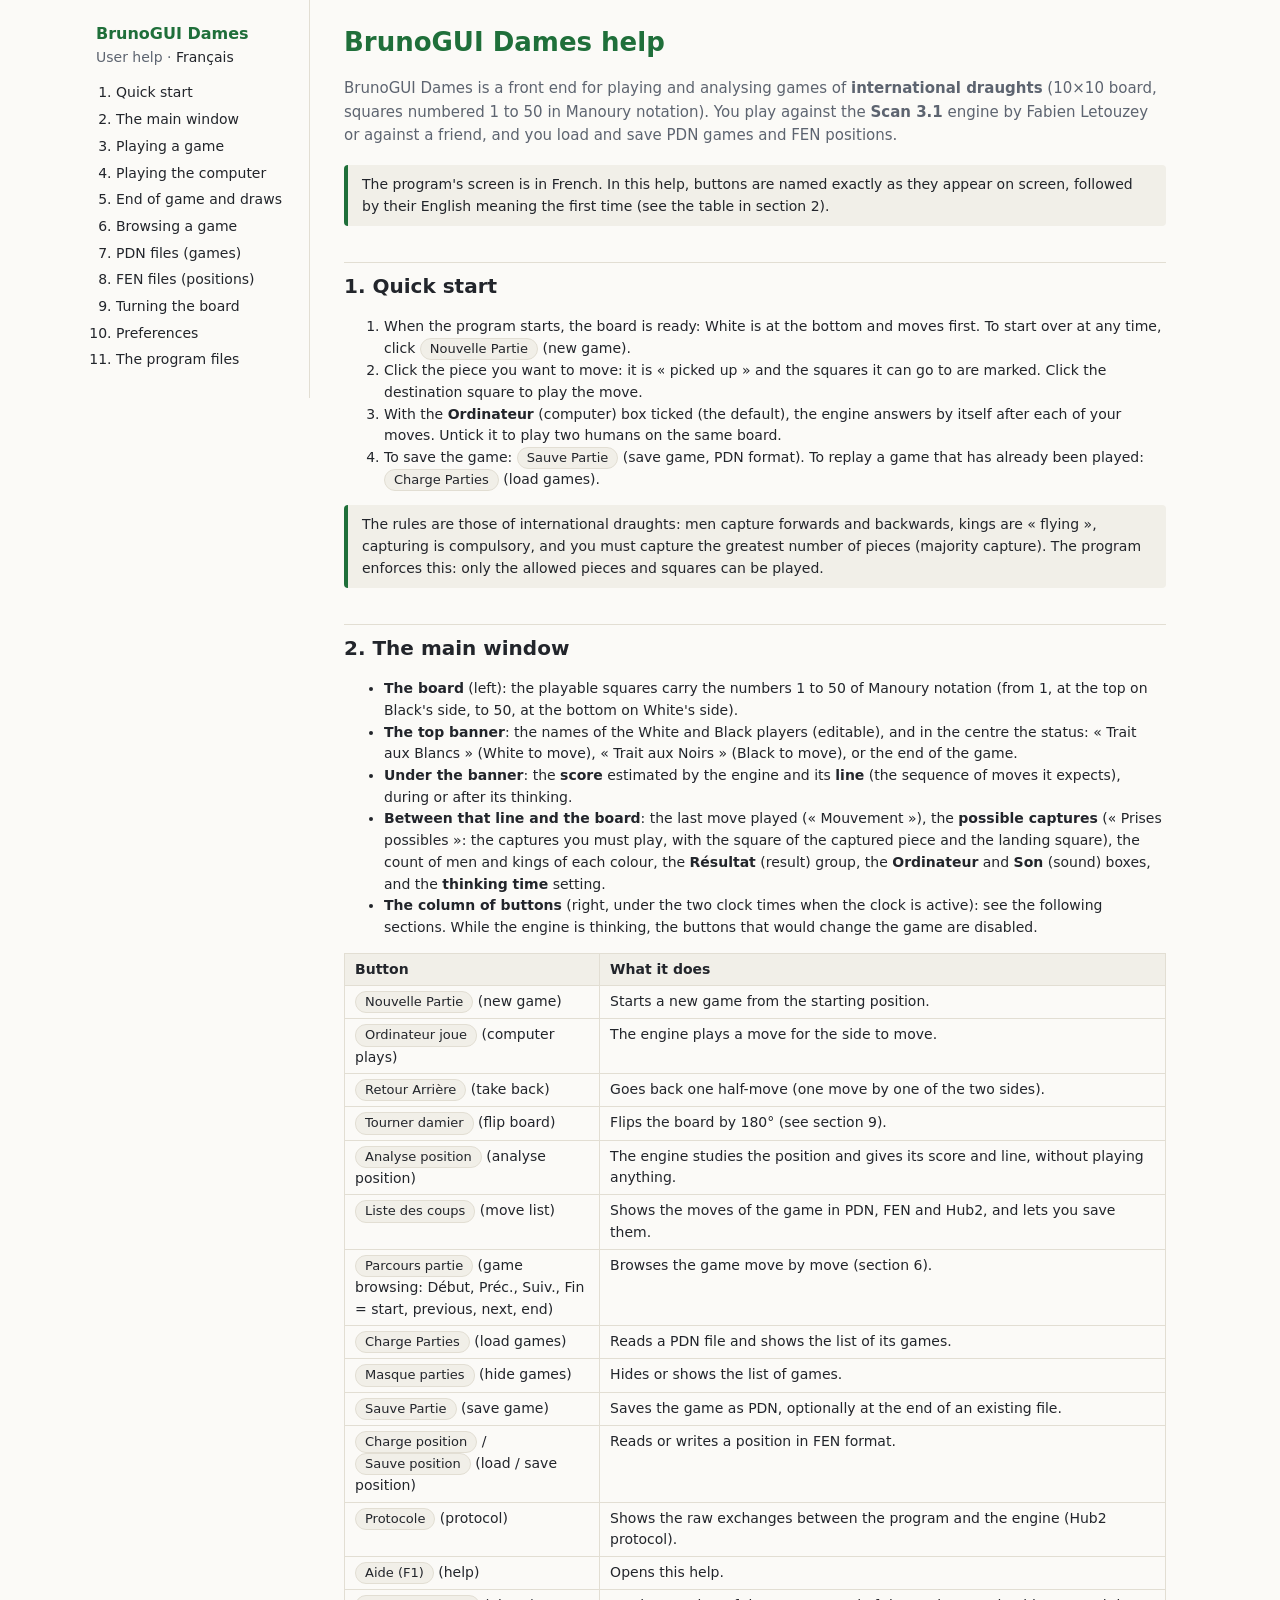
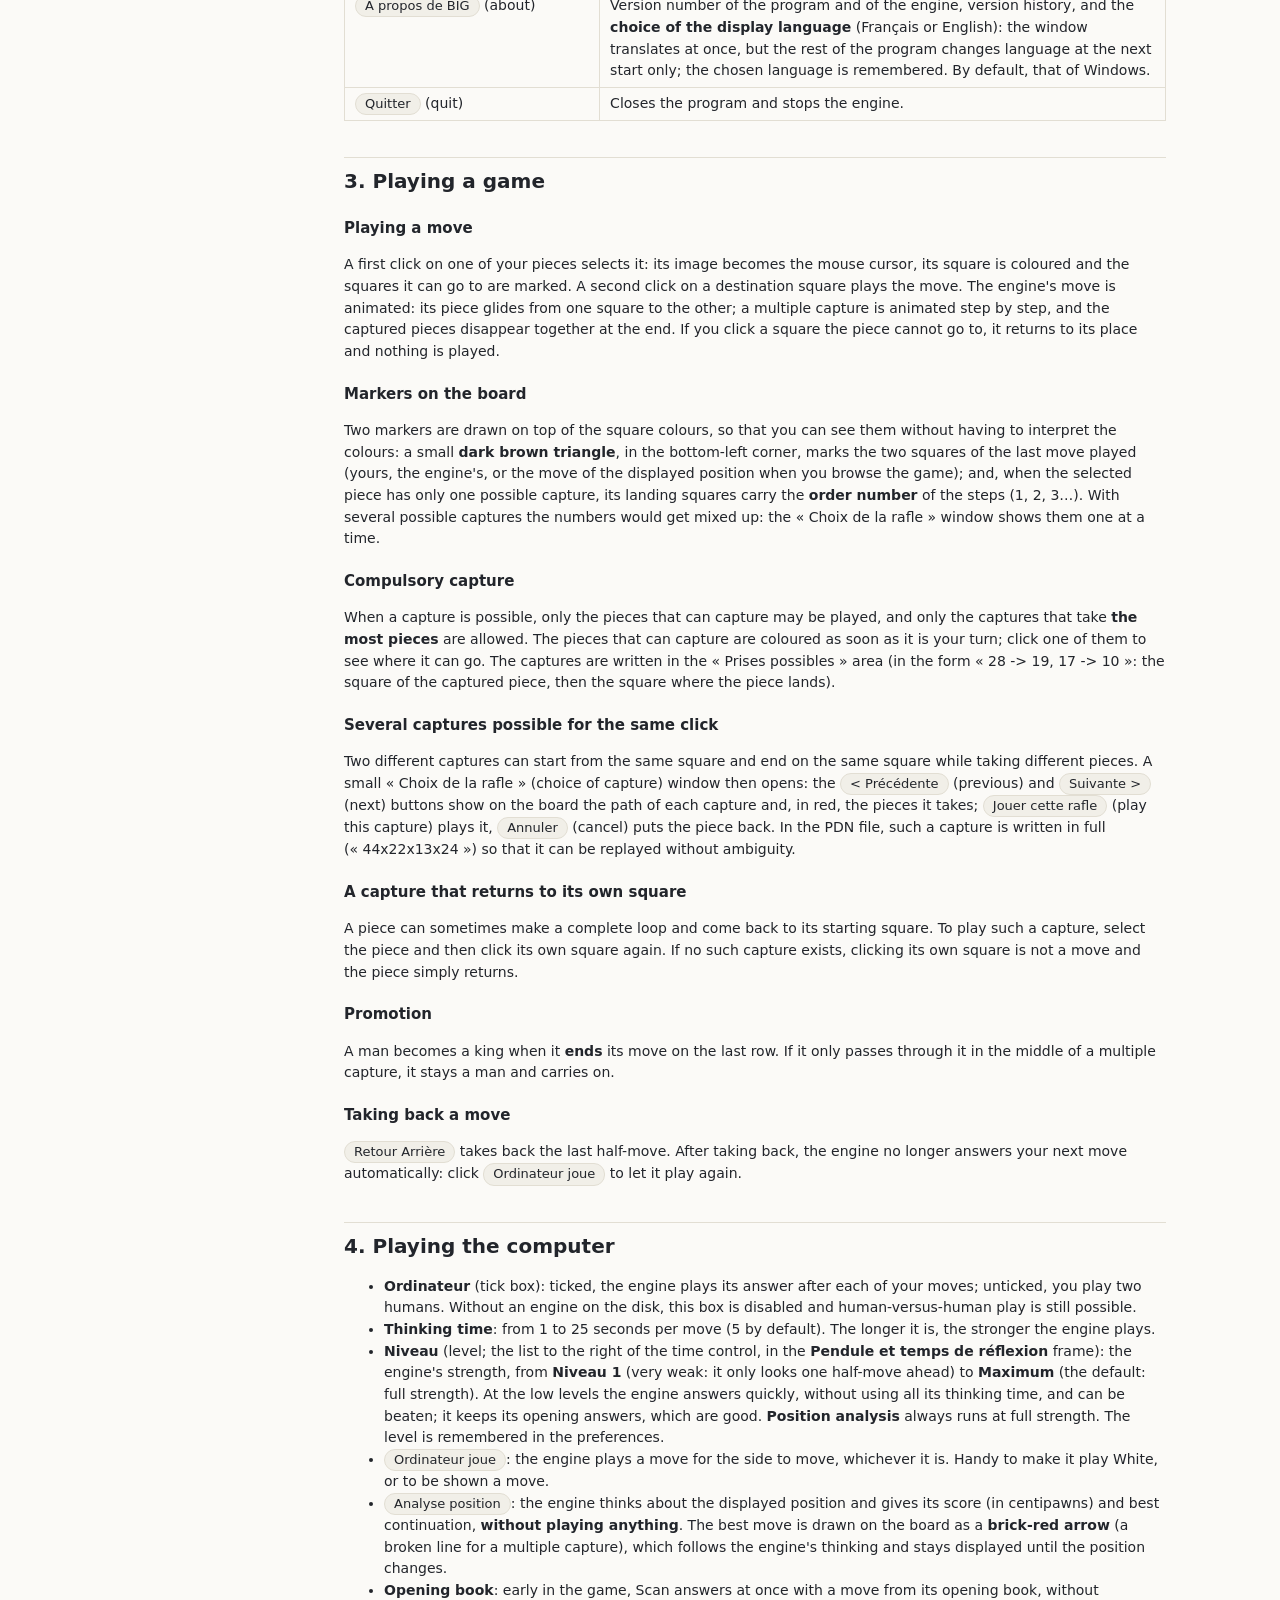
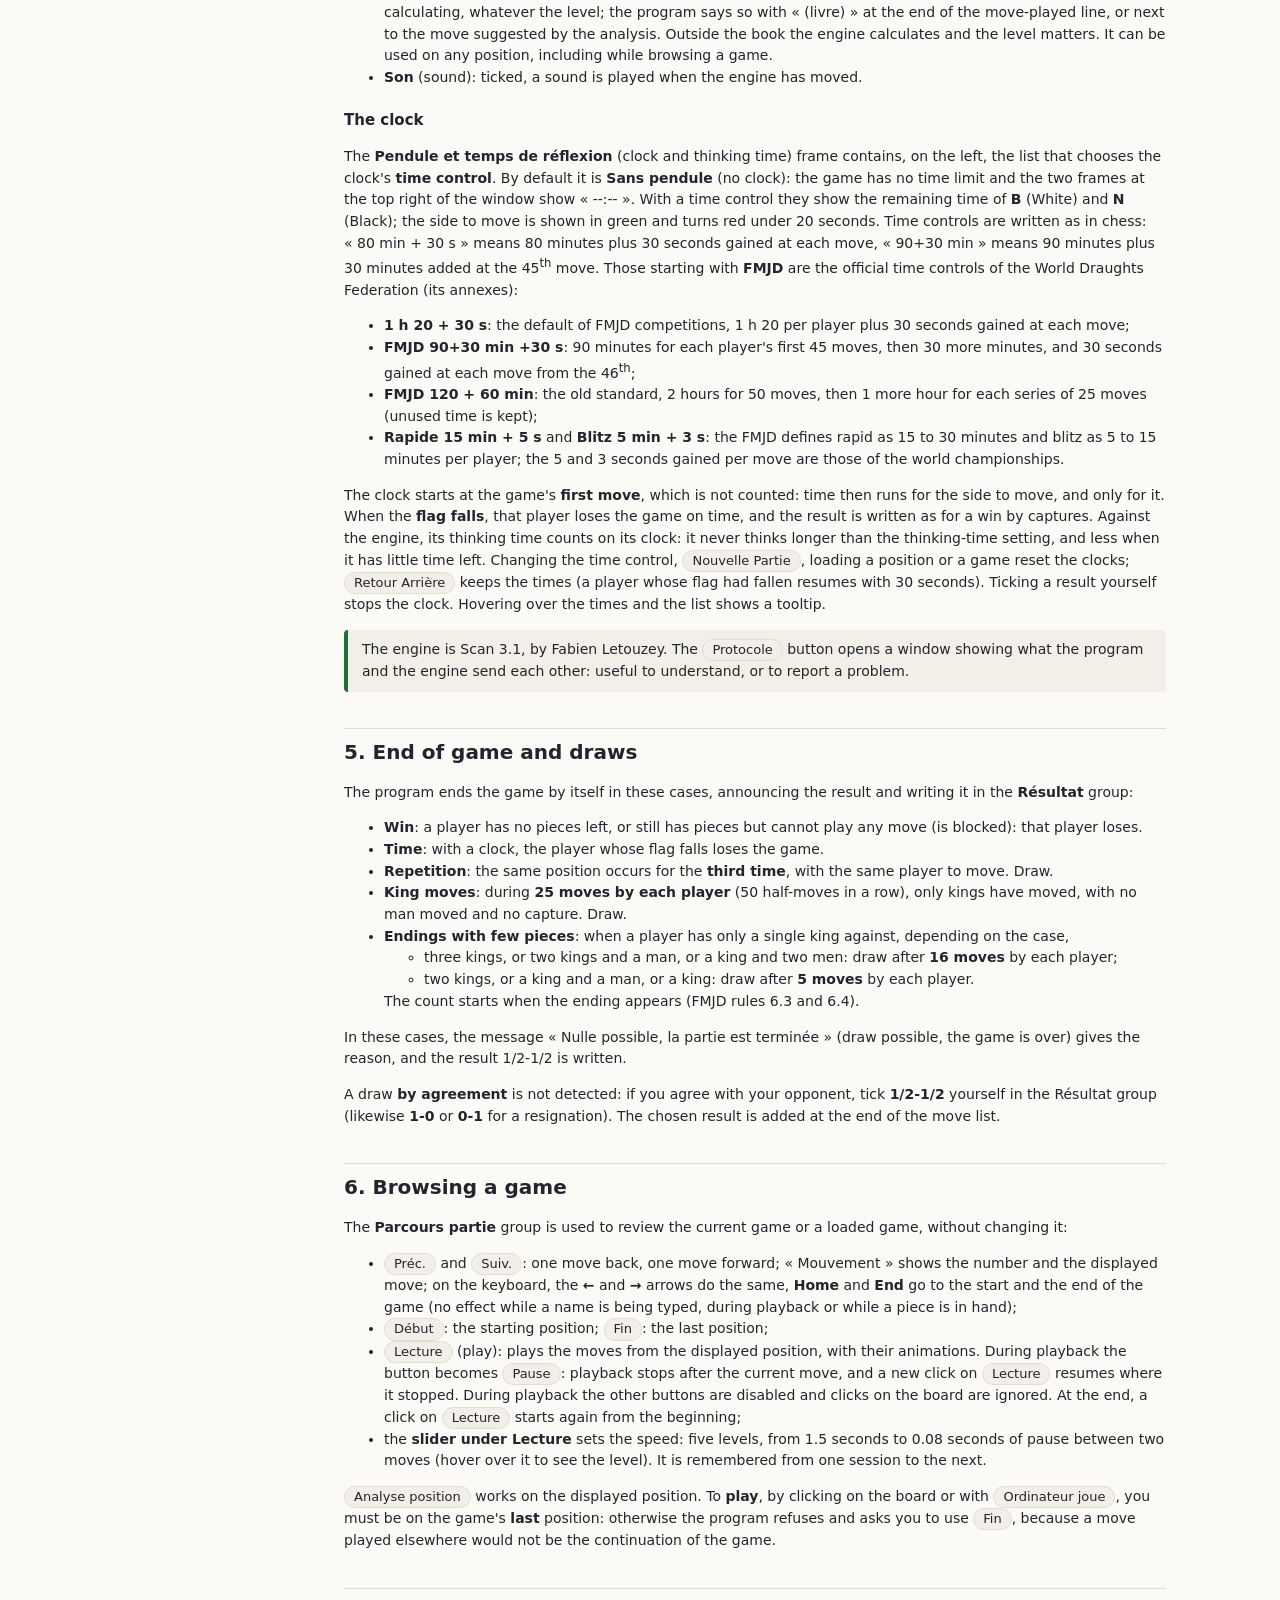
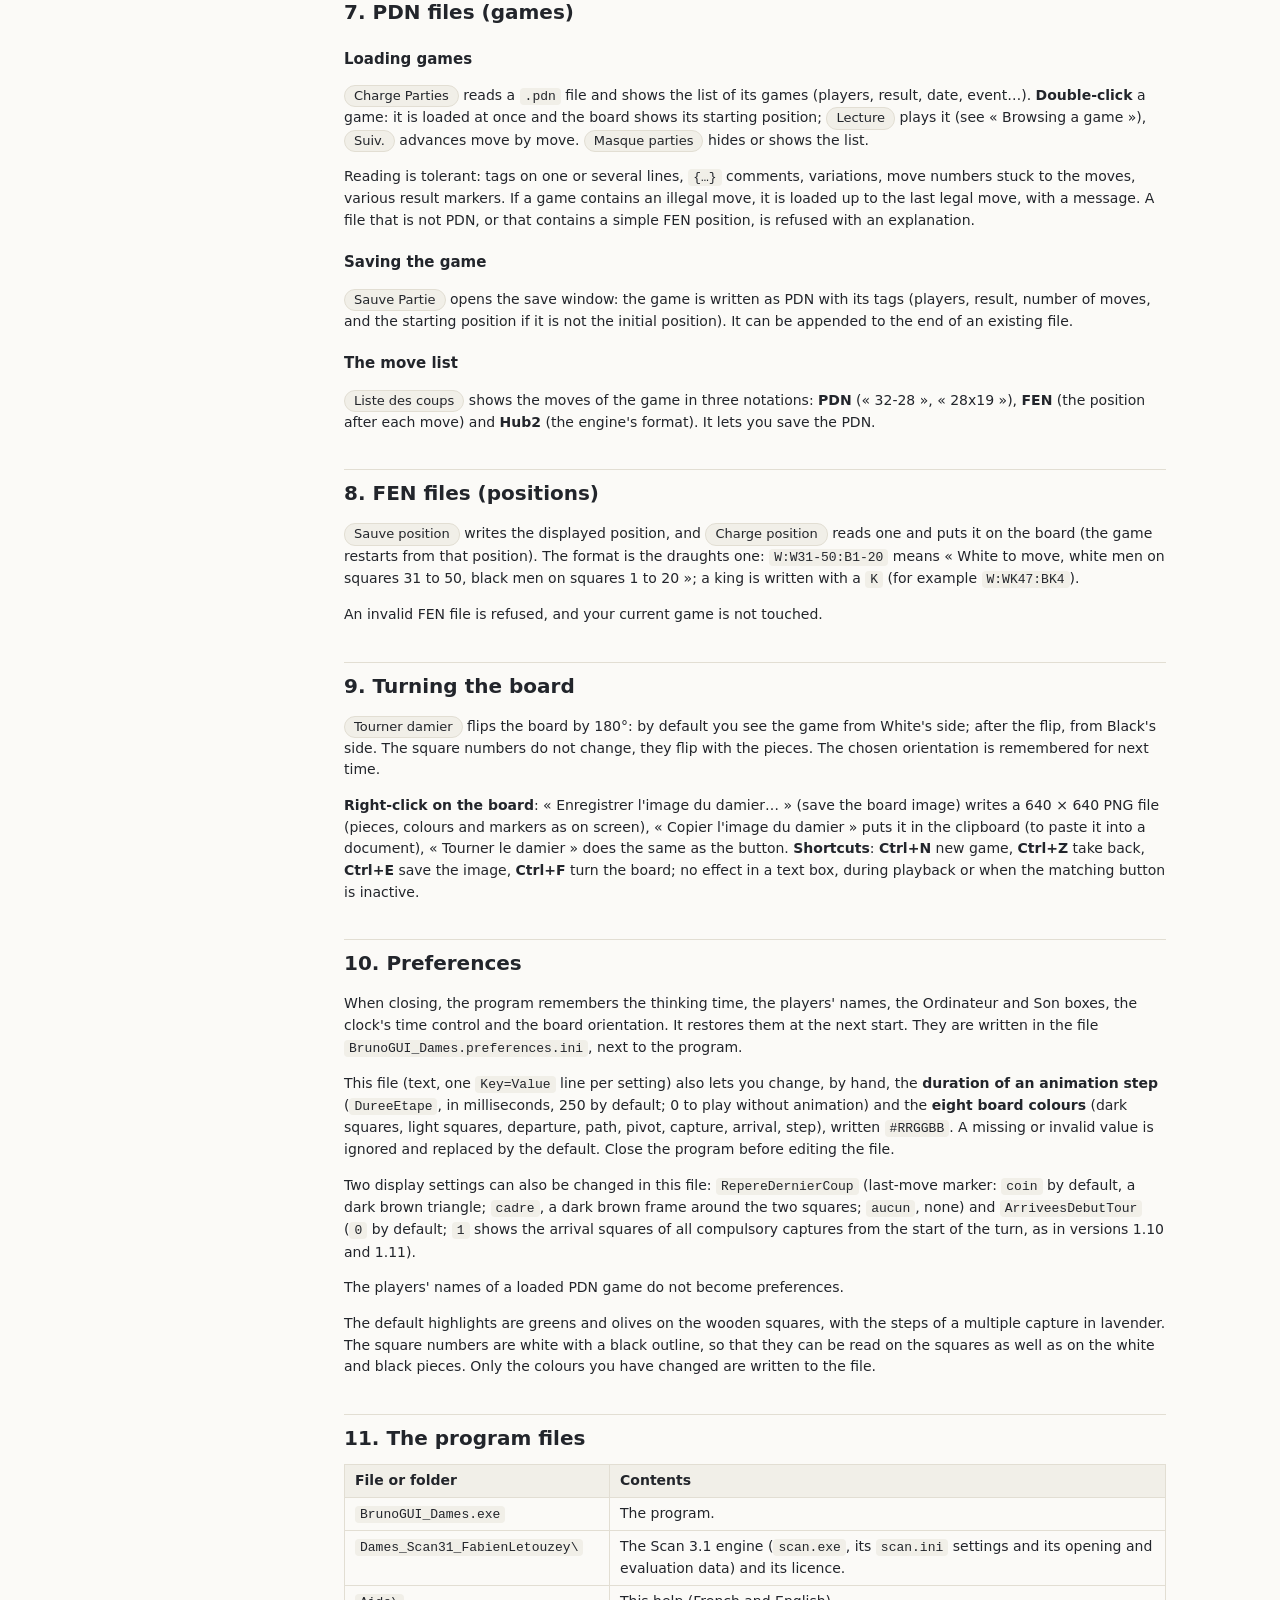
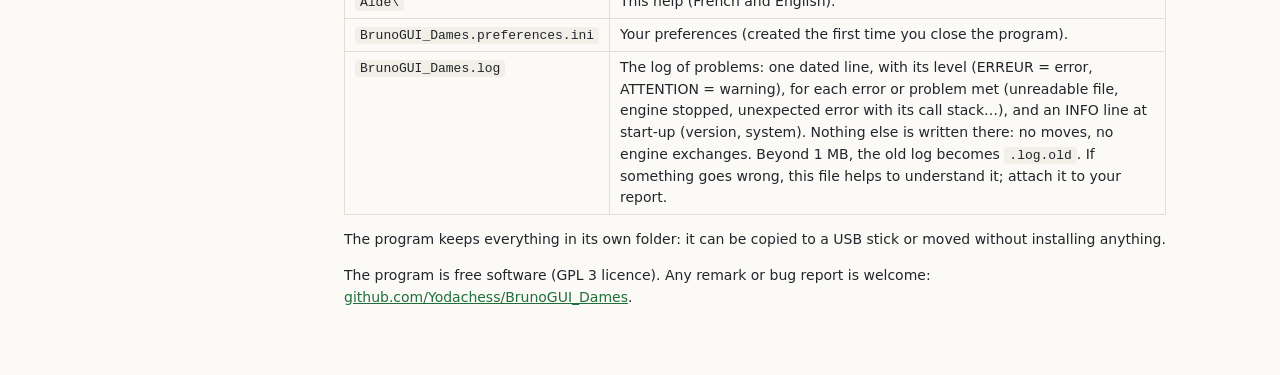
<file: Aide/en/index.html>
<!DOCTYPE html>
<html lang="en">
<head>
<meta charset="utf-8">
<meta name="viewport" content="width=device-width, initial-scale=1">
<title>BrunoGUI Dames help</title>
<link rel="stylesheet" href="../aide.css">
</head>
<body>
<div class="page">
<nav>
    <div class="titre">BrunoGUI Dames</div>
    <div class="version">User help &middot; <a href="../fr/index.html">Fran&ccedil;ais</a></div>
    <ol>
        <li><a href="#demarrage">Quick start</a></li>
        <li><a href="#fenetre">The main window</a></li>
        <li><a href="#jouer">Playing a game</a></li>
        <li><a href="#ordinateur">Playing the computer</a></li>
        <li><a href="#nulles">End of game and draws</a></li>
        <li><a href="#parcours">Browsing a game</a></li>
        <li><a href="#pdn">PDN files (games)</a></li>
        <li><a href="#fen">FEN files (positions)</a></li>
        <li><a href="#damier">Turning the board</a></li>
        <li><a href="#preferences">Preferences</a></li>
        <li><a href="#programme">The program files</a></li>
    </ol>
</nav>
<main>

<h1>BrunoGUI Dames help</h1>
<p class="intro">BrunoGUI Dames is a front end for playing and analysing games of <b>international draughts</b> (10&times;10 board, squares numbered 1 to 50 in Manoury notation). You play against the <b>Scan 3.1</b> engine by Fabien Letouzey or against a friend, and you load and save PDN games and FEN positions.</p>
<div class="note">The program's screen is in French. In this help, buttons are named exactly as they appear on screen, followed by their English meaning the first time (see the table in section 2).</div>

<!-- ═══════════════════════════════════════════════════════════════ -->
<h2 id="demarrage">1. Quick start</h2>
<ol>
    <li>When the program starts, the board is ready: White is at the bottom and moves first. To start over at any time, click <span class="bouton">Nouvelle Partie</span> (new game).</li>
    <li>Click the piece you want to move: it is &laquo;&nbsp;picked up&nbsp;&raquo; and the squares it can go to are marked. Click the destination square to play the move.</li>
    <li>With the <b>Ordinateur</b> (computer) box ticked (the default), the engine answers by itself after each of your moves. Untick it to play two humans on the same board.</li>
    <li>To save the game: <span class="bouton">Sauve Partie</span> (save game, PDN format). To replay a game that has already been played: <span class="bouton">Charge Parties</span> (load games).</li>
</ol>
<div class="note">The rules are those of international draughts: men capture forwards and backwards, kings are &laquo;&nbsp;flying&nbsp;&raquo;, capturing is compulsory, and you must capture the greatest number of pieces (majority capture). The program enforces this: only the allowed pieces and squares can be played.</div>

<!-- ═══════════════════════════════════════════════════════════════ -->
<h2 id="fenetre">2. The main window</h2>
<ul>
    <li><b>The board</b> (left): the playable squares carry the numbers 1 to 50 of Manoury notation (from 1, at the top on Black's side, to 50, at the bottom on White's side).</li>
    <li><b>The top banner</b>: the names of the White and Black players (editable), and in the centre the status: &laquo;&nbsp;Trait aux Blancs&nbsp;&raquo; (White to move), &laquo;&nbsp;Trait aux Noirs&nbsp;&raquo; (Black to move), or the end of the game.</li>
    <li><b>Under the banner</b>: the <b>score</b> estimated by the engine and its <b>line</b> (the sequence of moves it expects), during or after its thinking.</li>
    <li><b>Between that line and the board</b>: the last move played (&laquo;&nbsp;Mouvement&nbsp;&raquo;), the <b>possible captures</b> (&laquo;&nbsp;Prises possibles&nbsp;&raquo;: the captures you must play, with the square of the captured piece and the landing square), the count of men and kings of each colour, the <b>Résultat</b> (result) group, the <b>Ordinateur</b> and <b>Son</b> (sound) boxes, and the <b>thinking time</b> setting.</li>
    <li><b>The column of buttons</b> (right, under the two clock times when the clock is active): see the following sections. While the engine is thinking, the buttons that would change the game are disabled.</li>
</ul>
<table>
    <tr><th>Button</th><th>What it does</th></tr>
    <tr><td><span class="bouton">Nouvelle Partie</span> (new game)</td><td>Starts a new game from the starting position.</td></tr>
    <tr><td><span class="bouton">Ordinateur joue</span> (computer plays)</td><td>The engine plays a move for the side to move.</td></tr>
    <tr><td><span class="bouton">Retour Arri&egrave;re</span> (take back)</td><td>Goes back one half-move (one move by one of the two sides).</td></tr>
    <tr><td><span class="bouton">Tourner damier</span> (flip board)</td><td>Flips the board by 180&deg; (see section 9).</td></tr>
    <tr><td><span class="bouton">Analyse position</span> (analyse position)</td><td>The engine studies the position and gives its score and line, without playing anything.</td></tr>
    <tr><td><span class="bouton">Liste des coups</span> (move list)</td><td>Shows the moves of the game in PDN, FEN and Hub2, and lets you save them.</td></tr>
    <tr><td><span class="bouton">Parcours partie</span> (game browsing: Début, Préc., Suiv., Fin = start, previous, next, end)</td><td>Browses the game move by move (section 6).</td></tr>
    <tr><td><span class="bouton">Charge Parties</span> (load games)</td><td>Reads a PDN file and shows the list of its games.</td></tr>
    <tr><td><span class="bouton">Masque parties</span> (hide games)</td><td>Hides or shows the list of games.</td></tr>
    <tr><td><span class="bouton">Sauve Partie</span> (save game)</td><td>Saves the game as PDN, optionally at the end of an existing file.</td></tr>
    <tr><td><span class="bouton">Charge position</span> / <span class="bouton">Sauve position</span> (load / save position)</td><td>Reads or writes a position in FEN format.</td></tr>
    <tr><td><span class="bouton">Protocole</span> (protocol)</td><td>Shows the raw exchanges between the program and the engine (Hub2 protocol).</td></tr>
    <tr><td><span class="bouton">Aide (F1)</span> (help)</td><td>Opens this help.</td></tr>
    <tr><td><span class="bouton">A propos de BIG</span> (about)</td><td>Version number of the program and of the engine, version history, and the <b>choice of the display language</b> (Fran&ccedil;ais or English): the window translates at once, but the rest of the program changes language at the next start only; the chosen language is remembered. By default, that of Windows.</td></tr>
    <tr><td><span class="bouton">Quitter</span> (quit)</td><td>Closes the program and stops the engine.</td></tr>
</table>

<!-- ═══════════════════════════════════════════════════════════════ -->
<h2 id="jouer">3. Playing a game</h2>
<h3>Playing a move</h3>
<p>A first click on one of your pieces selects it: its image becomes the mouse cursor, its square is coloured and the squares it can go to are marked. A second click on a destination square plays the move. The engine's move is animated: its piece glides from one square to the other; a multiple capture is animated step by step, and the captured pieces disappear together at the end. If you click a square the piece cannot go to, it returns to its place and nothing is played.</p>
<h3>Markers on the board</h3>
<p>Two markers are drawn on top of the square colours, so that you can see them without having to interpret the colours: a small <b>dark brown triangle</b>, in the bottom-left corner, marks the two squares of the last move played (yours, the engine's, or the move of the displayed position when you browse the game); and, when the selected piece has only one possible capture, its landing squares carry the <b>order number</b> of the steps (1, 2, 3&hellip;). With several possible captures the numbers would get mixed up: the &laquo;&nbsp;Choix de la rafle&nbsp;&raquo; window shows them one at a time.</p>
<h3>Compulsory capture</h3>
<p>When a capture is possible, only the pieces that can capture may be played, and only the captures that take <b>the most pieces</b> are allowed. The pieces that can capture are coloured as soon as it is your turn; click one of them to see where it can go. The captures are written in the &laquo;&nbsp;Prises possibles&nbsp;&raquo; area (in the form &laquo;&nbsp;28 -&gt; 19, 17 -&gt; 10&nbsp;&raquo;: the square of the captured piece, then the square where the piece lands).</p>
<h3>Several captures possible for the same click</h3>
<p>Two different captures can start from the same square and end on the same square while taking different pieces. A small &laquo;&nbsp;Choix de la rafle&nbsp;&raquo; (choice of capture) window then opens: the <span class="bouton">&lt; Pr&eacute;c&eacute;dente</span> (previous) and <span class="bouton">Suivante &gt;</span> (next) buttons show on the board the path of each capture and, in red, the pieces it takes; <span class="bouton">Jouer cette rafle</span> (play this capture) plays it, <span class="bouton">Annuler</span> (cancel) puts the piece back. In the PDN file, such a capture is written in full (&laquo;&nbsp;44x22x13x24&nbsp;&raquo;) so that it can be replayed without ambiguity.</p>
<h3>A capture that returns to its own square</h3>
<p>A piece can sometimes make a complete loop and come back to its starting square. To play such a capture, select the piece and then click its own square again. If no such capture exists, clicking its own square is not a move and the piece simply returns.</p>
<h3>Promotion</h3>
<p>A man becomes a king when it <b>ends</b> its move on the last row. If it only passes through it in the middle of a multiple capture, it stays a man and carries on.</p>
<h3>Taking back a move</h3>
<p><span class="bouton">Retour Arri&egrave;re</span> takes back the last half-move. After taking back, the engine no longer answers your next move automatically: click <span class="bouton">Ordinateur joue</span> to let it play again.</p>

<!-- ═══════════════════════════════════════════════════════════════ -->
<h2 id="ordinateur">4. Playing the computer</h2>
<ul>
    <li><b>Ordinateur</b> (tick box): ticked, the engine plays its answer after each of your moves; unticked, you play two humans. Without an engine on the disk, this box is disabled and human-versus-human play is still possible.</li>
    <li><b>Thinking time</b>: from 1 to 25 seconds per move (5 by default). The longer it is, the stronger the engine plays.</li>
    <li><b>Niveau</b> (level; the list to the right of the time control, in the <b>Pendule et temps de r&eacute;flexion</b> frame): the engine's strength, from <b>Niveau 1</b> (very weak: it only looks one half-move ahead) to <b>Maximum</b> (the default: full strength). At the low levels the engine answers quickly, without using all its thinking time, and can be beaten; it keeps its opening answers, which are good. <b>Position analysis</b> always runs at full strength. The level is remembered in the preferences.</li>
    <li><span class="bouton">Ordinateur joue</span>: the engine plays a move for the side to move, whichever it is. Handy to make it play White, or to be shown a move.</li>
    <li><span class="bouton">Analyse position</span>: the engine thinks about the displayed position and gives its score (in centipawns) and best continuation, <b>without playing anything</b>. The best move is drawn on the board as a <b>brick-red arrow</b> (a broken line for a multiple capture), which follows the engine's thinking and stays displayed until the position changes.</li>
    <li><b>Opening book</b>: early in the game, Scan answers at once with a move from its opening book, without calculating, whatever the level; the program says so with &laquo;&nbsp;(livre)&nbsp;&raquo; at the end of the move-played line, or next to the move suggested by the analysis. Outside the book the engine calculates and the level matters. It can be used on any position, including while browsing a game.</li>
    <li><b>Son</b> (sound): ticked, a sound is played when the engine has moved.</li>
</ul>
<h3>The clock</h3>
<p>The <b>Pendule et temps de r&eacute;flexion</b> (clock and thinking time) frame contains, on the left, the list that chooses the clock's <b>time control</b>. By default it is <b>Sans pendule</b> (no clock): the game has no time limit and the two frames at the top right of the window show &laquo;&nbsp;--:--&nbsp;&raquo;. With a time control they show the remaining time of <b>B</b> (White) and <b>N</b> (Black); the side to move is shown in green and turns red under 20 seconds. Time controls are written as in chess: &laquo;&nbsp;80 min + 30 s&nbsp;&raquo; means 80 minutes plus 30 seconds gained at each move, &laquo;&nbsp;90+30 min&nbsp;&raquo; means 90 minutes plus 30 minutes added at the 45<sup>th</sup> move. Those starting with <b>FMJD</b> are the official time controls of the World Draughts Federation (its annexes):</p>
<ul>
    <li><b>1 h 20 + 30 s</b>: the default of FMJD competitions, 1 h 20 per player plus 30 seconds gained at each move;</li>
    <li><b>FMJD 90+30 min +30 s</b>: 90 minutes for each player's first 45 moves, then 30 more minutes, and 30 seconds gained at each move from the 46<sup>th</sup>;</li>
    <li><b>FMJD 120 + 60 min</b>: the old standard, 2 hours for 50 moves, then 1 more hour for each series of 25 moves (unused time is kept);</li>
    <li><b>Rapide 15 min + 5 s</b> and <b>Blitz 5 min + 3 s</b>: the FMJD defines rapid as 15 to 30 minutes and blitz as 5 to 15 minutes per player; the 5 and 3 seconds gained per move are those of the world championships.</li>
</ul>
<p>The clock starts at the game's <b>first move</b>, which is not counted: time then runs for the side to move, and only for it. When the <b>flag falls</b>, that player loses the game on time, and the result is written as for a win by captures. Against the engine, its thinking time counts on its clock: it never thinks longer than the thinking-time setting, and less when it has little time left. Changing the time control, <span class="bouton">Nouvelle Partie</span>, loading a position or a game reset the clocks; <span class="bouton">Retour Arri&egrave;re</span> keeps the times (a player whose flag had fallen resumes with 30 seconds). Ticking a result yourself stops the clock. Hovering over the times and the list shows a tooltip.</p>
<div class="note">The engine is Scan 3.1, by Fabien Letouzey. The <span class="bouton">Protocole</span> button opens a window showing what the program and the engine send each other: useful to understand, or to report a problem.</div>

<!-- ═══════════════════════════════════════════════════════════════ -->
<h2 id="nulles">5. End of game and draws</h2>
<p>The program ends the game by itself in these cases, announcing the result and writing it in the <b>Résultat</b> group:</p>
<ul>
    <li><b>Win</b>: a player has no pieces left, or still has pieces but cannot play any move (is blocked): that player loses.</li>
    <li><b>Time</b>: with a clock, the player whose flag falls loses the game.</li>
    <li><b>Repetition</b>: the same position occurs for the <b>third time</b>, with the same player to move. Draw.</li>
    <li><b>King moves</b>: during <b>25 moves by each player</b> (50 half-moves in a row), only kings have moved, with no man moved and no capture. Draw.</li>
    <li><b>Endings with few pieces</b>: when a player has only a single king against, depending on the case,
        <ul>
            <li>three kings, or two kings and a man, or a king and two men: draw after <b>16 moves</b> by each player;</li>
            <li>two kings, or a king and a man, or a king: draw after <b>5 moves</b> by each player.</li>
        </ul>
        The count starts when the ending appears (FMJD rules 6.3 and 6.4).</li>
</ul>
<p>In these cases, the message &laquo;&nbsp;Nulle possible, la partie est terminée&nbsp;&raquo; (draw possible, the game is over) gives the reason, and the result 1/2-1/2 is written.</p>
<p>A draw <b>by agreement</b> is not detected: if you agree with your opponent, tick <b>1/2-1/2</b> yourself in the Résultat group (likewise <b>1-0</b> or <b>0-1</b> for a resignation). The chosen result is added at the end of the move list.</p>

<!-- ═══════════════════════════════════════════════════════════════ -->
<h2 id="parcours">6. Browsing a game</h2>
<p>The <b>Parcours partie</b> group is used to review the current game or a loaded game, without changing it:</p>
<ul>
    <li><span class="bouton">Pr&eacute;c.</span> and <span class="bouton">Suiv.</span>: one move back, one move forward; &laquo;&nbsp;Mouvement&nbsp;&raquo; shows the number and the displayed move; on the keyboard, the <b>&larr;</b> and <b>&rarr;</b> arrows do the same, <b>Home</b> and <b>End</b> go to the start and the end of the game (no effect while a name is being typed, during playback or while a piece is in hand);</li>
    <li><span class="bouton">D&eacute;but</span>: the starting position; <span class="bouton">Fin</span>: the last position;</li>
    <li><span class="bouton">Lecture</span> (play): plays the moves from the displayed position, with their animations. During playback the button becomes <span class="bouton">Pause</span>: playback stops after the current move, and a new click on <span class="bouton">Lecture</span> resumes where it stopped. During playback the other buttons are disabled and clicks on the board are ignored. At the end, a click on <span class="bouton">Lecture</span> starts again from the beginning;</li>
    <li>the <b>slider under Lecture</b> sets the speed: five levels, from 1.5 seconds to 0.08 seconds of pause between two moves (hover over it to see the level). It is remembered from one session to the next.</li>
</ul>
<p><span class="bouton">Analyse position</span> works on the displayed position. To <b>play</b>, by clicking on the board or with <span class="bouton">Ordinateur joue</span>, you must be on the game's <b>last</b> position: otherwise the program refuses and asks you to use <span class="bouton">Fin</span>, because a move played elsewhere would not be the continuation of the game.</p>

<!-- ═══════════════════════════════════════════════════════════════ -->
<h2 id="pdn">7. PDN files (games)</h2>
<h3>Loading games</h3>
<p><span class="bouton">Charge Parties</span> reads a <code>.pdn</code> file and shows the list of its games (players, result, date, event&hellip;). <b>Double-click</b> a game: it is loaded at once and the board shows its starting position; <span class="bouton">Lecture</span> plays it (see &laquo;&nbsp;Browsing a game&nbsp;&raquo;), <span class="bouton">Suiv.</span> advances move by move. <span class="bouton">Masque parties</span> hides or shows the list.</p>
<p>Reading is tolerant: tags on one or several lines, <code>{&hellip;}</code> comments, variations, move numbers stuck to the moves, various result markers. If a game contains an illegal move, it is loaded up to the last legal move, with a message. A file that is not PDN, or that contains a simple FEN position, is refused with an explanation.</p>
<h3>Saving the game</h3>
<p><span class="bouton">Sauve Partie</span> opens the save window: the game is written as PDN with its tags (players, result, number of moves, and the starting position if it is not the initial position). It can be appended to the end of an existing file.</p>
<h3>The move list</h3>
<p><span class="bouton">Liste des coups</span> shows the moves of the game in three notations: <b>PDN</b> (&laquo;&nbsp;32-28&nbsp;&raquo;, &laquo;&nbsp;28x19&nbsp;&raquo;), <b>FEN</b> (the position after each move) and <b>Hub2</b> (the engine's format). It lets you save the PDN.</p>

<!-- ═══════════════════════════════════════════════════════════════ -->
<h2 id="fen">8. FEN files (positions)</h2>
<p><span class="bouton">Sauve position</span> writes the displayed position, and <span class="bouton">Charge position</span> reads one and puts it on the board (the game restarts from that position). The format is the draughts one: <code>W:W31-50:B1-20</code> means &laquo;&nbsp;White to move, white men on squares 31 to 50, black men on squares 1 to 20&nbsp;&raquo;; a king is written with a <code>K</code> (for example <code>W:WK47:BK4</code>).</p>
<p>An invalid FEN file is refused, and your current game is not touched.</p>

<!-- ═══════════════════════════════════════════════════════════════ -->
<h2 id="damier">9. Turning the board</h2>
<p><span class="bouton">Tourner damier</span> flips the board by 180&deg;: by default you see the game from White's side; after the flip, from Black's side. The square numbers do not change, they flip with the pieces. The chosen orientation is remembered for next time.</p>
<p><b>Right-click on the board</b>: &laquo;&nbsp;Enregistrer l'image du damier&hellip;&nbsp;&raquo; (save the board image) writes a 640 &times; 640 PNG file (pieces, colours and markers as on screen), &laquo;&nbsp;Copier l'image du damier&nbsp;&raquo; puts it in the clipboard (to paste it into a document), &laquo;&nbsp;Tourner le damier&nbsp;&raquo; does the same as the button. <b>Shortcuts</b>: <b>Ctrl+N</b> new game, <b>Ctrl+Z</b> take back, <b>Ctrl+E</b> save the image, <b>Ctrl+F</b> turn the board; no effect in a text box, during playback or when the matching button is inactive.</p>

<!-- ═══════════════════════════════════════════════════════════════ -->
<h2 id="preferences">10. Preferences</h2>
<p>When closing, the program remembers the thinking time, the players' names, the Ordinateur and Son boxes, the clock's time control and the board orientation. It restores them at the next start. They are written in the file <code>BrunoGUI_Dames.preferences.ini</code>, next to the program.</p>
<p>This file (text, one <code>Key=Value</code> line per setting) also lets you change, by hand, the <b>duration of an animation step</b> (<code>DureeEtape</code>, in milliseconds, 250 by default; 0 to play without animation) and the <b>eight board colours</b> (dark squares, light squares, departure, path, pivot, capture, arrival, step), written <code>#RRGGBB</code>. A missing or invalid value is ignored and replaced by the default. Close the program before editing the file.</p>
<p>Two display settings can also be changed in this file: <code>RepereDernierCoup</code> (last-move marker: <code>coin</code> by default, a dark brown triangle; <code>cadre</code>, a dark brown frame around the two squares; <code>aucun</code>, none) and <code>ArriveesDebutTour</code> (<code>0</code> by default; <code>1</code> shows the arrival squares of all compulsory captures from the start of the turn, as in versions 1.10 and 1.11).</p>
<p>The players' names of a loaded PDN game do not become preferences.</p>
<p>The default highlights are greens and olives on the wooden squares, with the steps of a multiple capture in lavender. The square numbers are white with a black outline, so that they can be read on the squares as well as on the white and black pieces. Only the colours you have changed are written to the file.</p>

<!-- ═══════════════════════════════════════════════════════════════ -->
<h2 id="programme">11. The program files</h2>
<table>
    <tr><th>File or folder</th><th>Contents</th></tr>
    <tr><td><span class="fichier">BrunoGUI_Dames.exe</span></td><td>The program.</td></tr>
    <tr><td><span class="fichier">Dames_Scan31_FabienLetouzey\</span></td><td>The Scan 3.1 engine (<code>scan.exe</code>, its <code>scan.ini</code> settings and its opening and evaluation data) and its licence.</td></tr>
    <tr><td><span class="fichier">Aide\</span></td><td>This help (French and English).</td></tr>
    <tr><td><span class="fichier">BrunoGUI_Dames.preferences.ini</span></td><td>Your preferences (created the first time you close the program).</td></tr>
    <tr><td><span class="fichier">BrunoGUI_Dames.log</span></td><td>The log of problems: one dated line, with its level (ERREUR = error, ATTENTION = warning), for each error or problem met (unreadable file, engine stopped, unexpected error with its call stack&hellip;), and an INFO line at start-up (version, system). Nothing else is written there: no moves, no engine exchanges. Beyond 1 MB, the old log becomes <code>.log.old</code>. If something goes wrong, this file helps to understand it; attach it to your report.</td></tr>
</table>
<p>The program keeps everything in its own folder: it can be copied to a USB stick or moved without installing anything.</p>
<p>The program is free software (GPL 3 licence). Any remark or bug report is welcome: <a href="https://github.com/Yodachess/BrunoGUI_Dames">github.com/Yodachess/BrunoGUI_Dames</a>.</p>

</main>
</div>
</body>
</html>
</file>
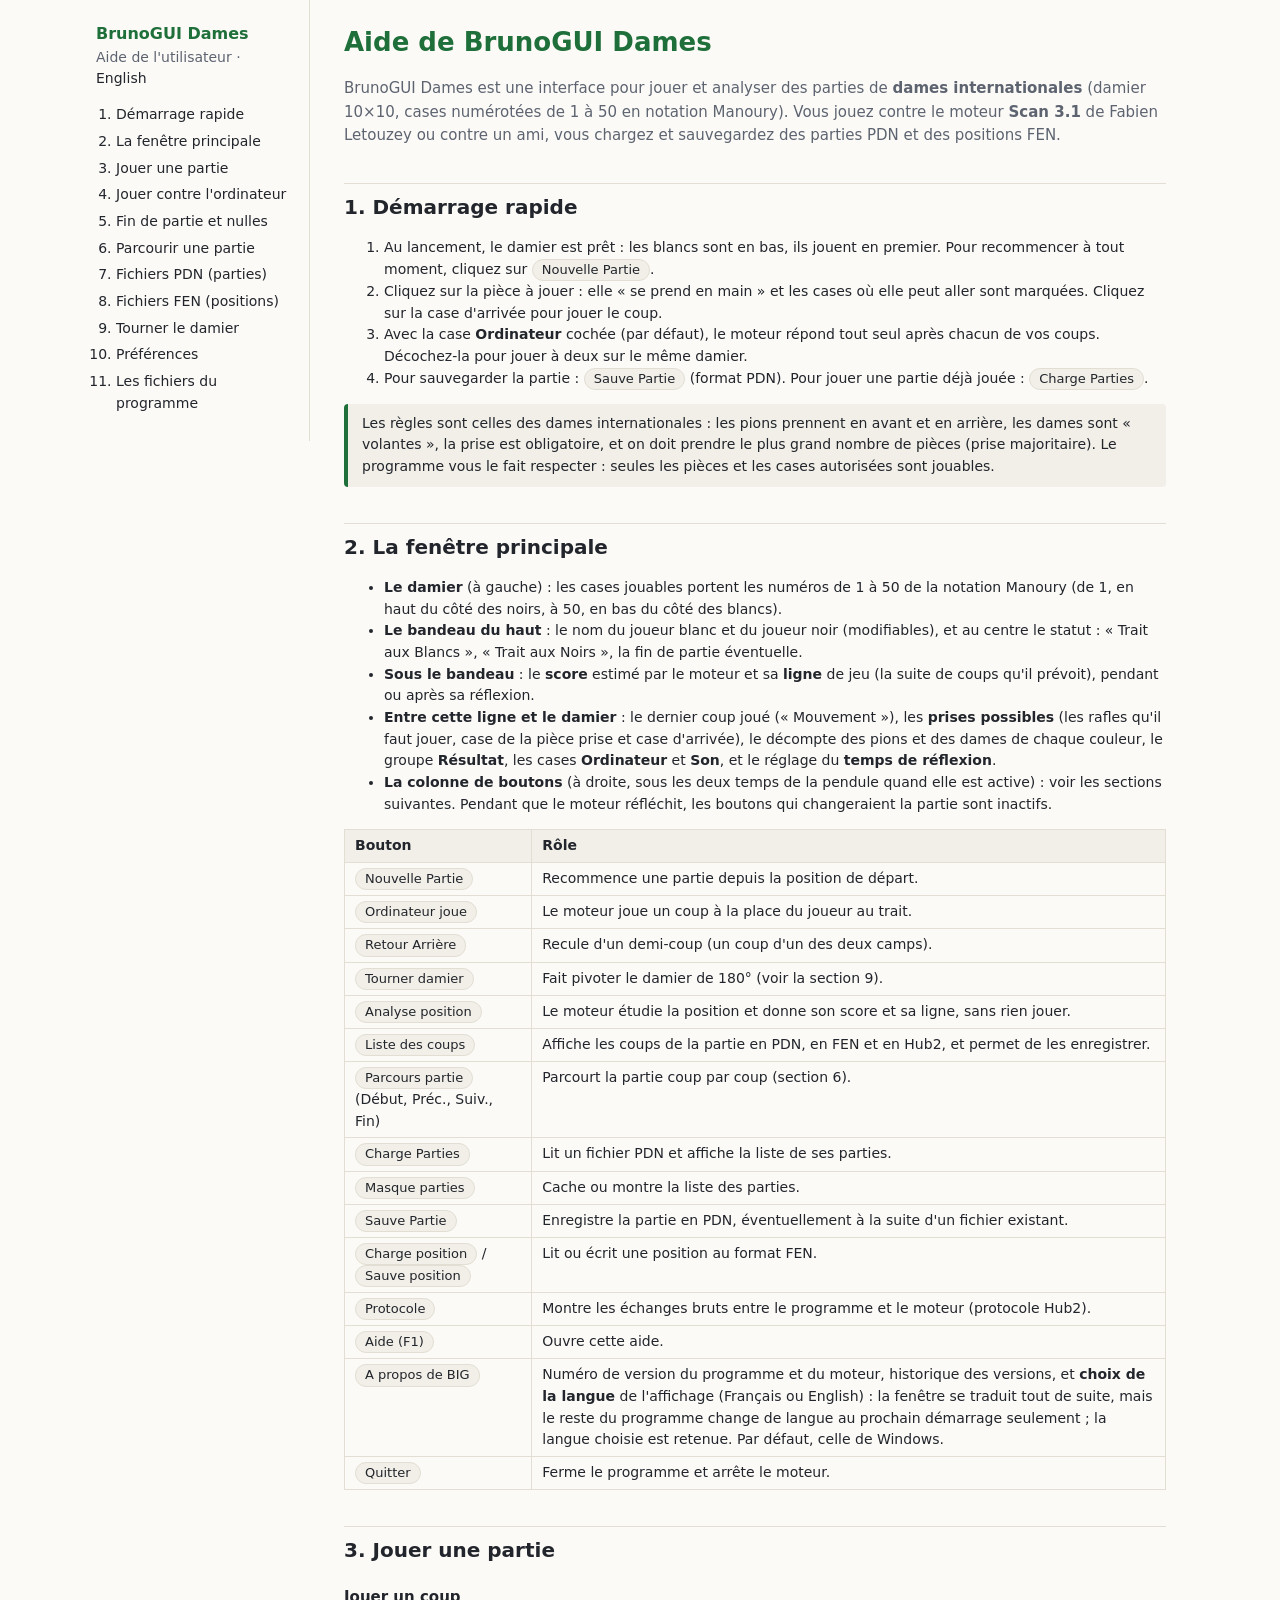
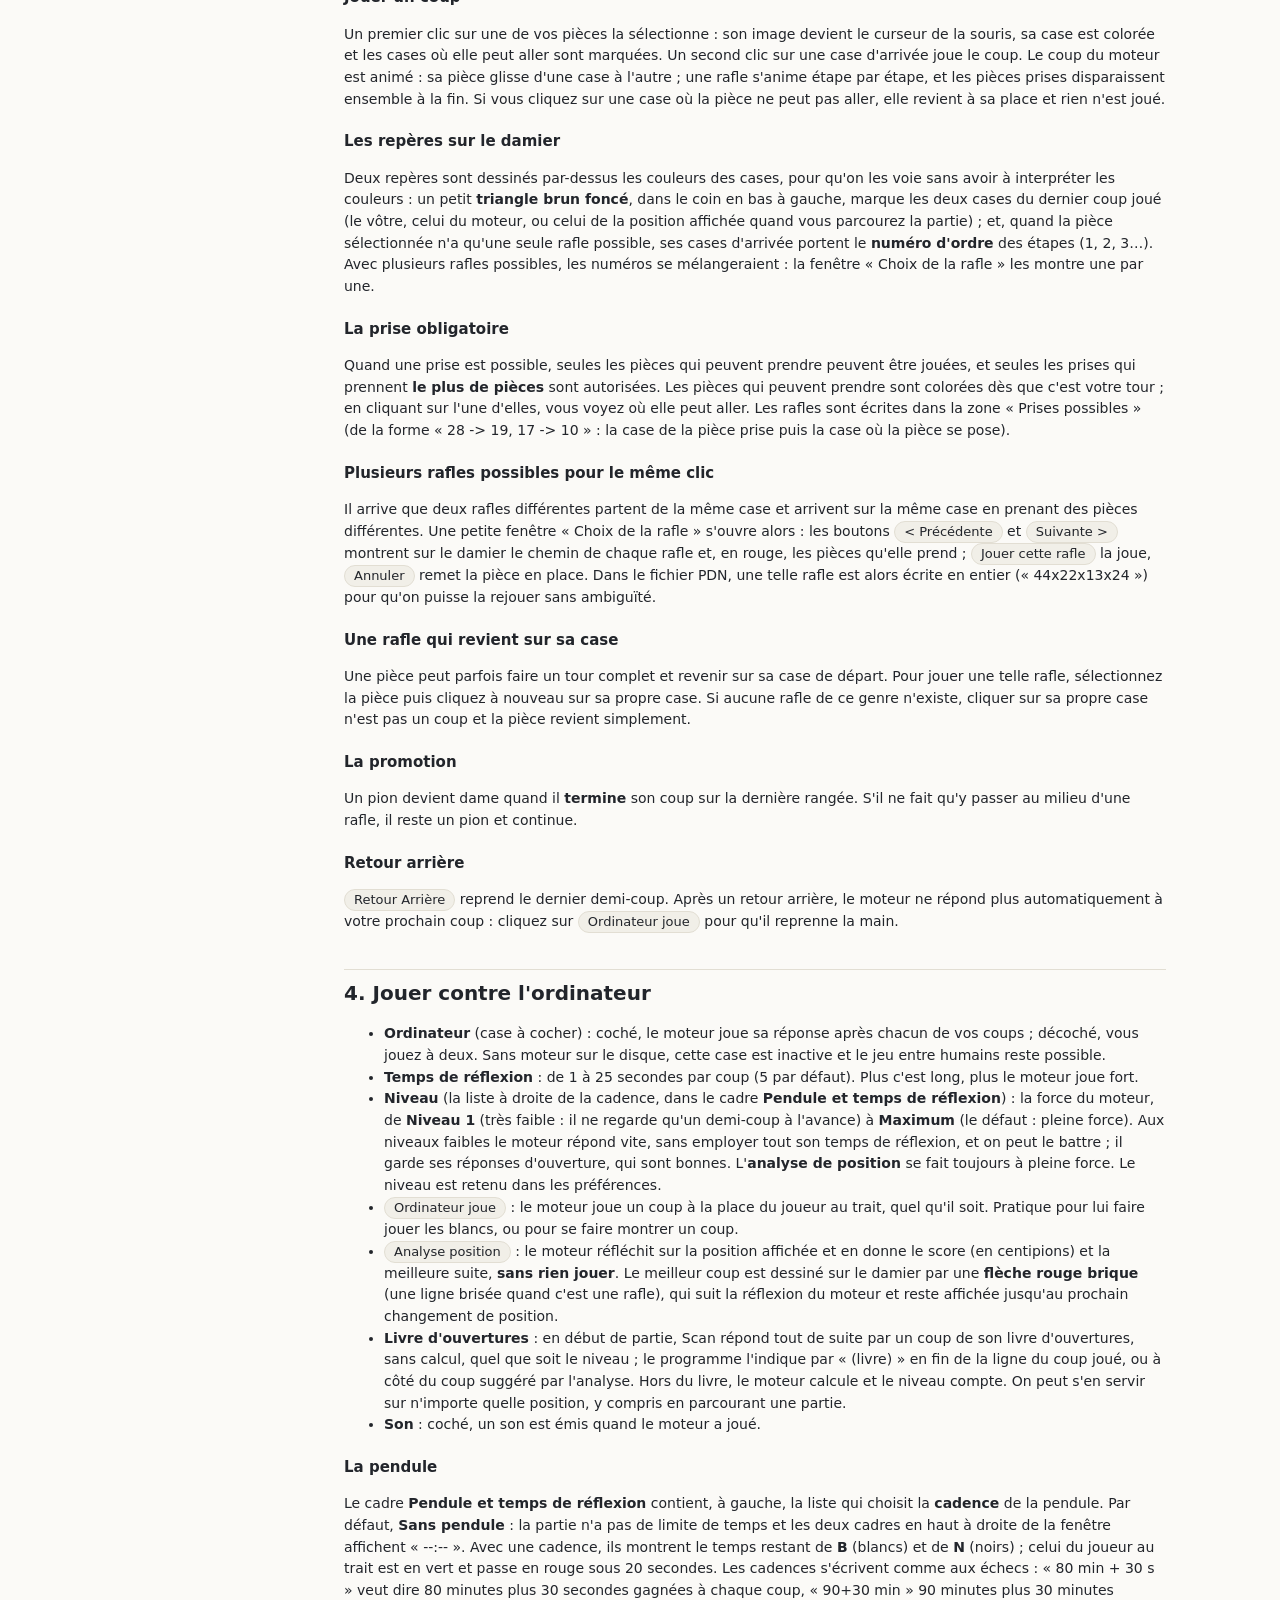
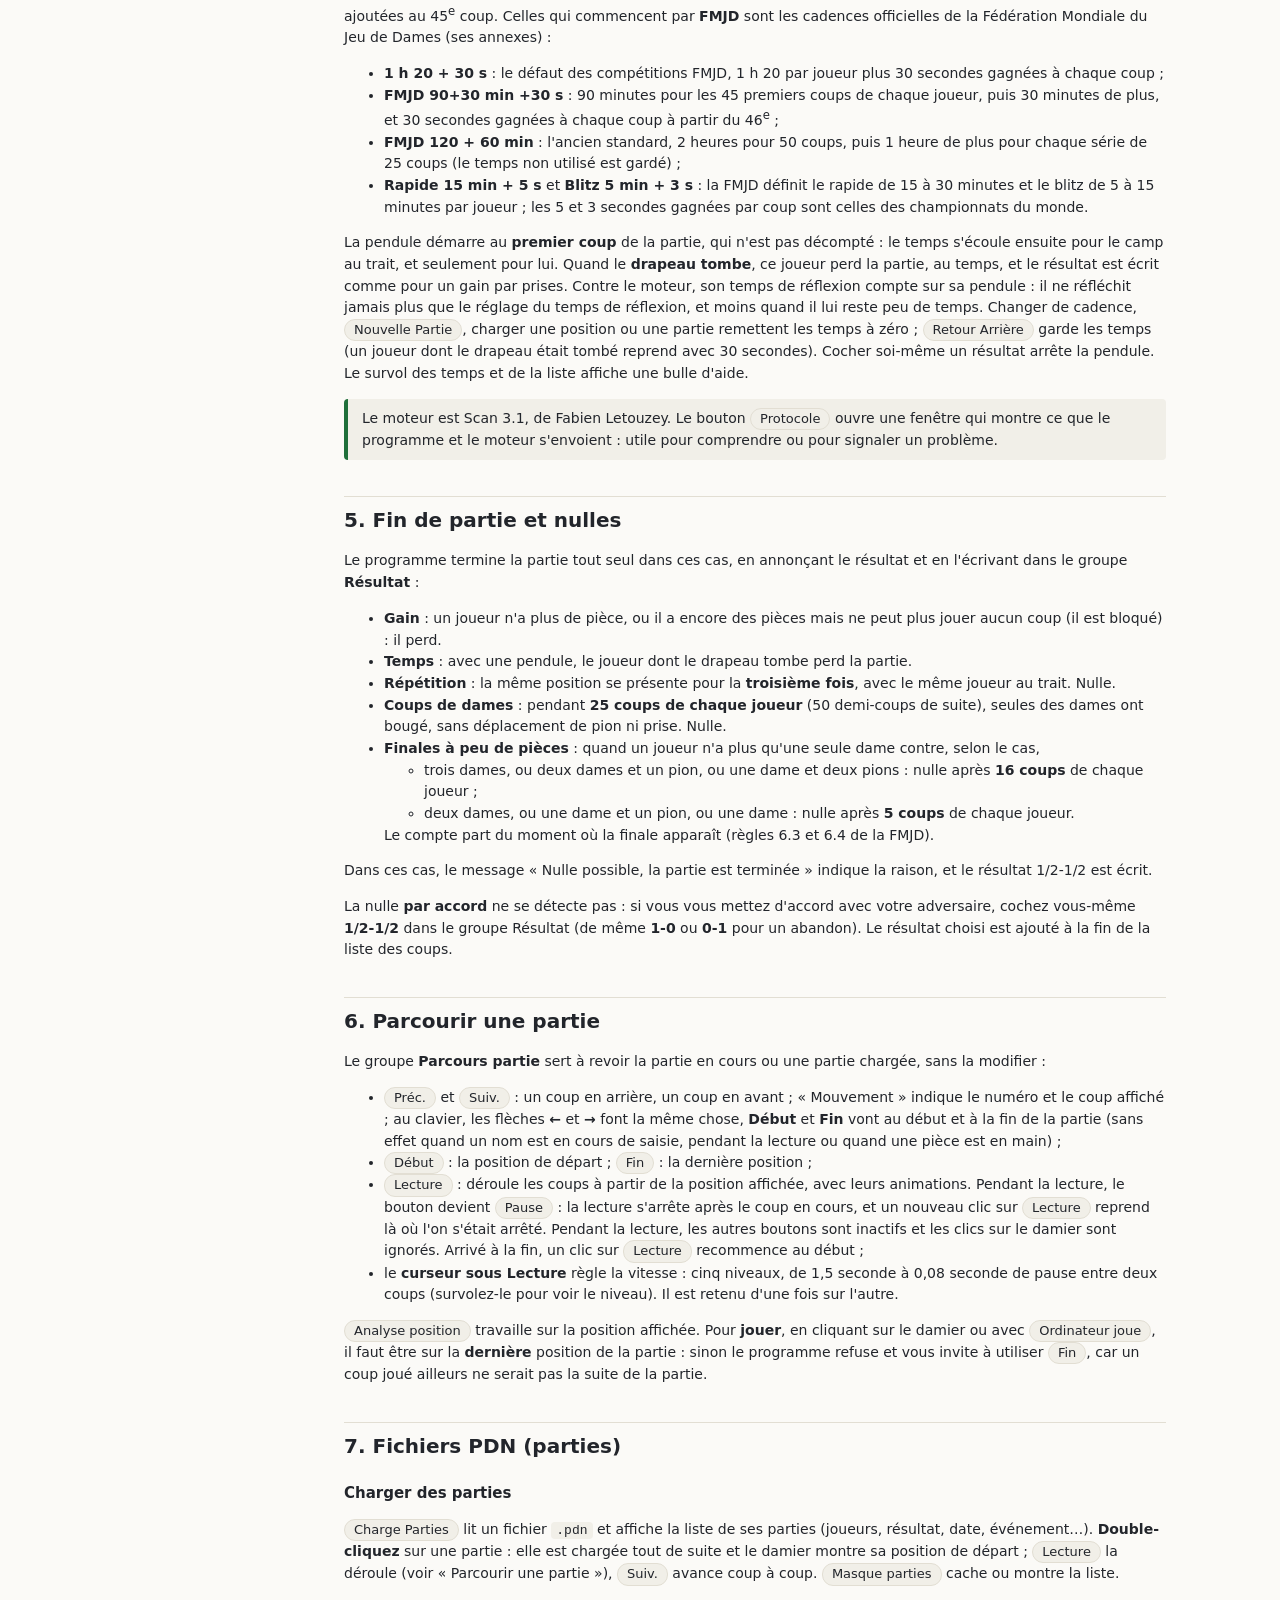
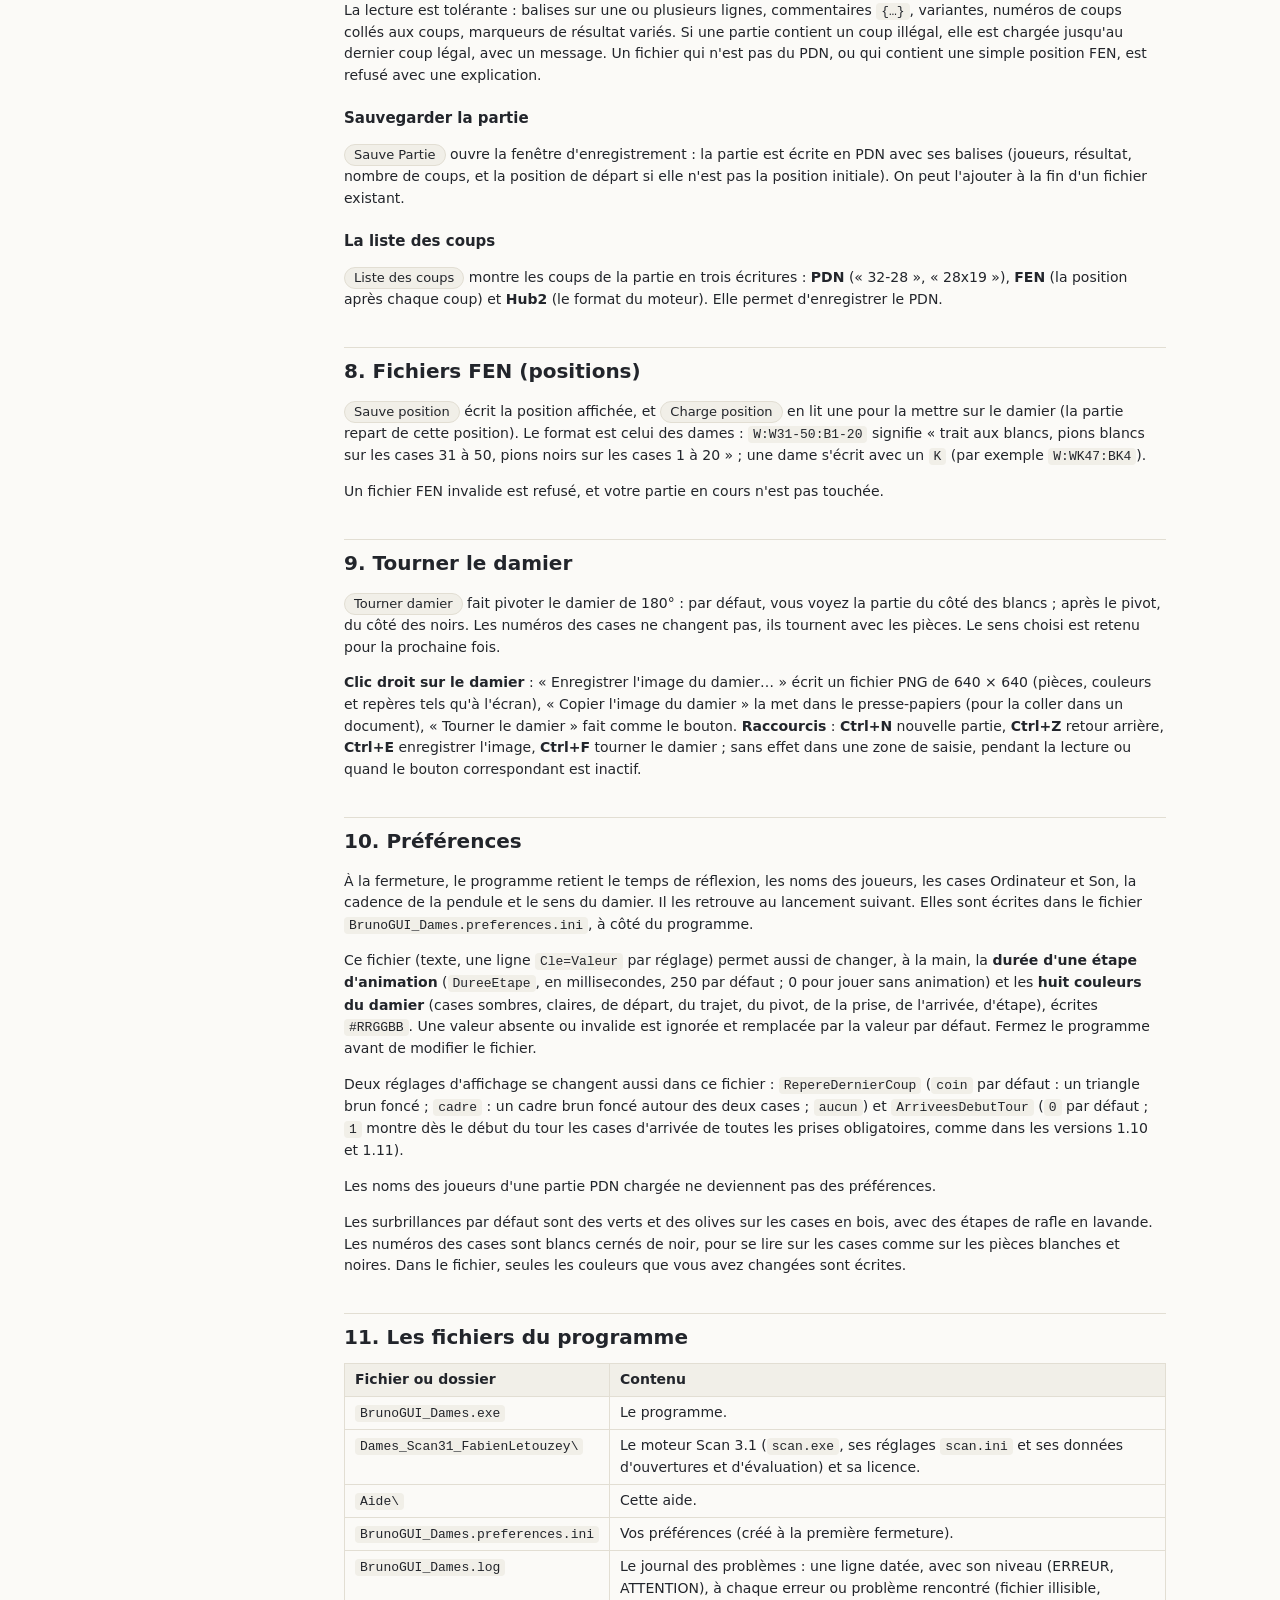
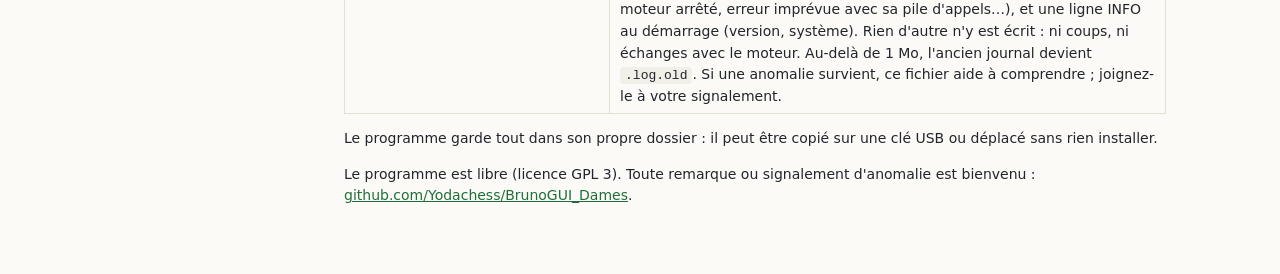
<file: Aide/fr/index.html>
<!DOCTYPE html>
<html lang="fr">
<head>
<meta charset="utf-8">
<meta name="viewport" content="width=device-width, initial-scale=1">
<title>Aide de BrunoGUI Dames</title>
<link rel="stylesheet" href="../aide.css">
</head>
<body>
<div class="page">
<nav>
    <div class="titre">BrunoGUI Dames</div>
    <div class="version">Aide de l'utilisateur &middot; <a href="../en/index.html">English</a></div>
    <ol>
        <li><a href="#demarrage">Démarrage rapide</a></li>
        <li><a href="#fenetre">La fenêtre principale</a></li>
        <li><a href="#jouer">Jouer une partie</a></li>
        <li><a href="#ordinateur">Jouer contre l'ordinateur</a></li>
        <li><a href="#nulles">Fin de partie et nulles</a></li>
        <li><a href="#parcours">Parcourir une partie</a></li>
        <li><a href="#pdn">Fichiers PDN (parties)</a></li>
        <li><a href="#fen">Fichiers FEN (positions)</a></li>
        <li><a href="#damier">Tourner le damier</a></li>
        <li><a href="#preferences">Préférences</a></li>
        <li><a href="#programme">Les fichiers du programme</a></li>
    </ol>
</nav>
<main>

<h1>Aide de BrunoGUI Dames</h1>
<p class="intro">BrunoGUI Dames est une interface pour jouer et analyser des parties de <b>dames internationales</b> (damier 10×10, cases numérotées de 1 à 50 en notation Manoury). Vous jouez contre le moteur <b>Scan 3.1</b> de Fabien Letouzey ou contre un ami, vous chargez et sauvegardez des parties PDN et des positions FEN.</p>

<!-- ═══════════════════════════════════════════════════════════════ -->
<h2 id="demarrage">1. Démarrage rapide</h2>
<ol>
    <li>Au lancement, le damier est prêt : les blancs sont en bas, ils jouent en premier. Pour recommencer à tout moment, cliquez sur <span class="bouton">Nouvelle Partie</span>.</li>
    <li>Cliquez sur la pièce à jouer : elle « se prend en main » et les cases où elle peut aller sont marquées. Cliquez sur la case d'arrivée pour jouer le coup.</li>
    <li>Avec la case <b>Ordinateur</b> cochée (par défaut), le moteur répond tout seul après chacun de vos coups. Décochez-la pour jouer à deux sur le même damier.</li>
    <li>Pour sauvegarder la partie : <span class="bouton">Sauve Partie</span> (format PDN). Pour jouer une partie déjà jouée : <span class="bouton">Charge Parties</span>.</li>
</ol>
<div class="note">Les règles sont celles des dames internationales : les pions prennent en avant et en arrière, les dames sont « volantes », la prise est obligatoire, et on doit prendre le plus grand nombre de pièces (prise majoritaire). Le programme vous le fait respecter : seules les pièces et les cases autorisées sont jouables.</div>

<!-- ═══════════════════════════════════════════════════════════════ -->
<h2 id="fenetre">2. La fenêtre principale</h2>
<ul>
    <li><b>Le damier</b> (à gauche) : les cases jouables portent les numéros de 1 à 50 de la notation Manoury (de 1, en haut du côté des noirs, à 50, en bas du côté des blancs).</li>
    <li><b>Le bandeau du haut</b> : le nom du joueur blanc et du joueur noir (modifiables), et au centre le statut : « Trait aux Blancs », « Trait aux Noirs », la fin de partie éventuelle.</li>
    <li><b>Sous le bandeau</b> : le <b>score</b> estimé par le moteur et sa <b>ligne</b> de jeu (la suite de coups qu'il prévoit), pendant ou après sa réflexion.</li>
    <li><b>Entre cette ligne et le damier</b> : le dernier coup joué (« Mouvement »), les <b>prises possibles</b> (les rafles qu'il faut jouer, case de la pièce prise et case d'arrivée), le décompte des pions et des dames de chaque couleur, le groupe <b>Résultat</b>, les cases <b>Ordinateur</b> et <b>Son</b>, et le réglage du <b>temps de réflexion</b>.</li>
    <li><b>La colonne de boutons</b> (à droite, sous les deux temps de la pendule quand elle est active) : voir les sections suivantes. Pendant que le moteur réfléchit, les boutons qui changeraient la partie sont inactifs.</li>
</ul>
<table>
    <tr><th>Bouton</th><th>Rôle</th></tr>
    <tr><td><span class="bouton">Nouvelle Partie</span></td><td>Recommence une partie depuis la position de départ.</td></tr>
    <tr><td><span class="bouton">Ordinateur joue</span></td><td>Le moteur joue un coup à la place du joueur au trait.</td></tr>
    <tr><td><span class="bouton">Retour Arrière</span></td><td>Recule d'un demi-coup (un coup d'un des deux camps).</td></tr>
    <tr><td><span class="bouton">Tourner damier</span></td><td>Fait pivoter le damier de 180° (voir la section 9).</td></tr>
    <tr><td><span class="bouton">Analyse position</span></td><td>Le moteur étudie la position et donne son score et sa ligne, sans rien jouer.</td></tr>
    <tr><td><span class="bouton">Liste des coups</span></td><td>Affiche les coups de la partie en PDN, en FEN et en Hub2, et permet de les enregistrer.</td></tr>
    <tr><td><span class="bouton">Parcours partie</span> (Début, Préc., Suiv., Fin)</td><td>Parcourt la partie coup par coup (section 6).</td></tr>
    <tr><td><span class="bouton">Charge Parties</span></td><td>Lit un fichier PDN et affiche la liste de ses parties.</td></tr>
    <tr><td><span class="bouton">Masque parties</span></td><td>Cache ou montre la liste des parties.</td></tr>
    <tr><td><span class="bouton">Sauve Partie</span></td><td>Enregistre la partie en PDN, éventuellement à la suite d'un fichier existant.</td></tr>
    <tr><td><span class="bouton">Charge position</span> / <span class="bouton">Sauve position</span></td><td>Lit ou écrit une position au format FEN.</td></tr>
    <tr><td><span class="bouton">Protocole</span></td><td>Montre les échanges bruts entre le programme et le moteur (protocole Hub2).</td></tr>
    <tr><td><span class="bouton">Aide (F1)</span></td><td>Ouvre cette aide.</td></tr>
    <tr><td><span class="bouton">A propos de BIG</span></td><td>Numéro de version du programme et du moteur, historique des versions, et <b>choix de la langue</b> de l'affichage (Français ou English) : la fenêtre se traduit tout de suite, mais le reste du programme change de langue au prochain démarrage seulement ; la langue choisie est retenue. Par défaut, celle de Windows.</td></tr>
    <tr><td><span class="bouton">Quitter</span></td><td>Ferme le programme et arrête le moteur.</td></tr>
</table>

<!-- ═══════════════════════════════════════════════════════════════ -->
<h2 id="jouer">3. Jouer une partie</h2>
<h3>Jouer un coup</h3>
<p>Un premier clic sur une de vos pièces la sélectionne : son image devient le curseur de la souris, sa case est colorée et les cases où elle peut aller sont marquées. Un second clic sur une case d'arrivée joue le coup. Le coup du moteur est animé : sa pièce glisse d'une case à l'autre ; une rafle s'anime étape par étape, et les pièces prises disparaissent ensemble à la fin. Si vous cliquez sur une case où la pièce ne peut pas aller, elle revient à sa place et rien n'est joué.</p>
<h3>Les repères sur le damier</h3>
<p>Deux repères sont dessinés par-dessus les couleurs des cases, pour qu'on les voie sans avoir à interpréter les couleurs : un petit <b>triangle brun foncé</b>, dans le coin en bas à gauche, marque les deux cases du dernier coup joué (le vôtre, celui du moteur, ou celui de la position affichée quand vous parcourez la partie) ; et, quand la pièce sélectionnée n'a qu'une seule rafle possible, ses cases d'arrivée portent le <b>numéro d'ordre</b> des étapes (1, 2, 3…). Avec plusieurs rafles possibles, les numéros se mélangeraient : la fenêtre « Choix de la rafle » les montre une par une.</p>
<h3>La prise obligatoire</h3>
<p>Quand une prise est possible, seules les pièces qui peuvent prendre peuvent être jouées, et seules les prises qui prennent <b>le plus de pièces</b> sont autorisées. Les pièces qui peuvent prendre sont colorées dès que c'est votre tour ; en cliquant sur l'une d'elles, vous voyez où elle peut aller. Les rafles sont écrites dans la zone « Prises possibles » (de la forme « 28 -&gt; 19, 17 -&gt; 10 » : la case de la pièce prise puis la case où la pièce se pose).</p>
<h3>Plusieurs rafles possibles pour le même clic</h3>
<p>Il arrive que deux rafles différentes partent de la même case et arrivent sur la même case en prenant des pièces différentes. Une petite fenêtre « Choix de la rafle » s'ouvre alors : les boutons <span class="bouton">&lt; Précédente</span> et <span class="bouton">Suivante &gt;</span> montrent sur le damier le chemin de chaque rafle et, en rouge, les pièces qu'elle prend ; <span class="bouton">Jouer cette rafle</span> la joue, <span class="bouton">Annuler</span> remet la pièce en place. Dans le fichier PDN, une telle rafle est alors écrite en entier (« 44x22x13x24 ») pour qu'on puisse la rejouer sans ambiguïté.</p>
<h3>Une rafle qui revient sur sa case</h3>
<p>Une pièce peut parfois faire un tour complet et revenir sur sa case de départ. Pour jouer une telle rafle, sélectionnez la pièce puis cliquez à nouveau sur sa propre case. Si aucune rafle de ce genre n'existe, cliquer sur sa propre case n'est pas un coup et la pièce revient simplement.</p>
<h3>La promotion</h3>
<p>Un pion devient dame quand il <b>termine</b> son coup sur la dernière rangée. S'il ne fait qu'y passer au milieu d'une rafle, il reste un pion et continue.</p>
<h3>Retour arrière</h3>
<p><span class="bouton">Retour Arrière</span> reprend le dernier demi-coup. Après un retour arrière, le moteur ne répond plus automatiquement à votre prochain coup : cliquez sur <span class="bouton">Ordinateur joue</span> pour qu'il reprenne la main.</p>

<!-- ═══════════════════════════════════════════════════════════════ -->
<h2 id="ordinateur">4. Jouer contre l'ordinateur</h2>
<ul>
    <li><b>Ordinateur</b> (case à cocher) : coché, le moteur joue sa réponse après chacun de vos coups ; décoché, vous jouez à deux. Sans moteur sur le disque, cette case est inactive et le jeu entre humains reste possible.</li>
    <li><b>Temps de réflexion</b> : de 1 à 25 secondes par coup (5 par défaut). Plus c'est long, plus le moteur joue fort.</li>
    <li><b>Niveau</b> (la liste à droite de la cadence, dans le cadre <b>Pendule et temps de réflexion</b>) : la force du moteur, de <b>Niveau 1</b> (très faible : il ne regarde qu'un demi-coup à l'avance) à <b>Maximum</b> (le défaut : pleine force). Aux niveaux faibles le moteur répond vite, sans employer tout son temps de réflexion, et on peut le battre ; il garde ses réponses d'ouverture, qui sont bonnes. L'<b>analyse de position</b> se fait toujours à pleine force. Le niveau est retenu dans les préférences.</li>
    <li><span class="bouton">Ordinateur joue</span> : le moteur joue un coup à la place du joueur au trait, quel qu'il soit. Pratique pour lui faire jouer les blancs, ou pour se faire montrer un coup.</li>
    <li><span class="bouton">Analyse position</span> : le moteur réfléchit sur la position affichée et en donne le score (en centipions) et la meilleure suite, <b>sans rien jouer</b>. Le meilleur coup est dessiné sur le damier par une <b>flèche rouge brique</b> (une ligne brisée quand c'est une rafle), qui suit la réflexion du moteur et reste affichée jusqu'au prochain changement de position.</li>
    <li><b>Livre d'ouvertures</b> : en début de partie, Scan répond tout de suite par un coup de son livre d'ouvertures, sans calcul, quel que soit le niveau ; le programme l'indique par « (livre) » en fin de la ligne du coup joué, ou à côté du coup suggéré par l'analyse. Hors du livre, le moteur calcule et le niveau compte. On peut s'en servir sur n'importe quelle position, y compris en parcourant une partie.</li>
    <li><b>Son</b> : coché, un son est émis quand le moteur a joué.</li>
</ul>
<h3>La pendule</h3>
<p>Le cadre <b>Pendule et temps de réflexion</b> contient, à gauche, la liste qui choisit la <b>cadence</b> de la pendule. Par défaut, <b>Sans pendule</b> : la partie n'a pas de limite de temps et les deux cadres en haut à droite de la fenêtre affichent « --:-- ». Avec une cadence, ils montrent le temps restant de <b>B</b> (blancs) et de <b>N</b> (noirs) ; celui du joueur au trait est en vert et passe en rouge sous 20 secondes. Les cadences s'écrivent comme aux échecs : « 80 min + 30 s » veut dire 80 minutes plus 30 secondes gagnées à chaque coup, « 90+30 min » 90 minutes plus 30 minutes ajoutées au 45<sup>e</sup> coup. Celles qui commencent par <b>FMJD</b> sont les cadences officielles de la Fédération Mondiale du Jeu de Dames (ses annexes) :</p>
<ul>
    <li><b>1 h 20 + 30 s</b> : le défaut des compétitions FMJD, 1 h 20 par joueur plus 30 secondes gagnées à chaque coup ;</li>
    <li><b>FMJD 90+30 min +30 s</b> : 90 minutes pour les 45 premiers coups de chaque joueur, puis 30 minutes de plus, et 30 secondes gagnées à chaque coup à partir du 46<sup>e</sup> ;</li>
    <li><b>FMJD 120 + 60 min</b> : l'ancien standard, 2 heures pour 50 coups, puis 1 heure de plus pour chaque série de 25 coups (le temps non utilisé est gardé) ;</li>
    <li><b>Rapide 15 min + 5 s</b> et <b>Blitz 5 min + 3 s</b> : la FMJD définit le rapide de 15 à 30 minutes et le blitz de 5 à 15 minutes par joueur ; les 5 et 3 secondes gagnées par coup sont celles des championnats du monde.</li>
</ul>
<p>La pendule démarre au <b>premier coup</b> de la partie, qui n'est pas décompté : le temps s'écoule ensuite pour le camp au trait, et seulement pour lui. Quand le <b>drapeau tombe</b>, ce joueur perd la partie, au temps, et le résultat est écrit comme pour un gain par prises. Contre le moteur, son temps de réflexion compte sur sa pendule : il ne réfléchit jamais plus que le réglage du temps de réflexion, et moins quand il lui reste peu de temps. Changer de cadence, <span class="bouton">Nouvelle Partie</span>, charger une position ou une partie remettent les temps à zéro ; <span class="bouton">Retour Arrière</span> garde les temps (un joueur dont le drapeau était tombé reprend avec 30 secondes). Cocher soi-même un résultat arrête la pendule. Le survol des temps et de la liste affiche une bulle d'aide.</p>
<div class="note">Le moteur est Scan 3.1, de Fabien Letouzey. Le bouton <span class="bouton">Protocole</span> ouvre une fenêtre qui montre ce que le programme et le moteur s'envoient : utile pour comprendre ou pour signaler un problème.</div>

<!-- ═══════════════════════════════════════════════════════════════ -->
<h2 id="nulles">5. Fin de partie et nulles</h2>
<p>Le programme termine la partie tout seul dans ces cas, en annonçant le résultat et en l'écrivant dans le groupe <b>Résultat</b> :</p>
<ul>
    <li><b>Gain</b> : un joueur n'a plus de pièce, ou il a encore des pièces mais ne peut plus jouer aucun coup (il est bloqué) : il perd.</li>
    <li><b>Temps</b> : avec une pendule, le joueur dont le drapeau tombe perd la partie.</li>
    <li><b>Répétition</b> : la même position se présente pour la <b>troisième fois</b>, avec le même joueur au trait. Nulle.</li>
    <li><b>Coups de dames</b> : pendant <b>25 coups de chaque joueur</b> (50 demi-coups de suite), seules des dames ont bougé, sans déplacement de pion ni prise. Nulle.</li>
    <li><b>Finales à peu de pièces</b> : quand un joueur n'a plus qu'une seule dame contre, selon le cas,
        <ul>
            <li>trois dames, ou deux dames et un pion, ou une dame et deux pions : nulle après <b>16 coups</b> de chaque joueur ;</li>
            <li>deux dames, ou une dame et un pion, ou une dame : nulle après <b>5 coups</b> de chaque joueur.</li>
        </ul>
        Le compte part du moment où la finale apparaît (règles 6.3 et 6.4 de la FMJD).</li>
</ul>
<p>Dans ces cas, le message « Nulle possible, la partie est terminée » indique la raison, et le résultat 1/2-1/2 est écrit.</p>
<p>La nulle <b>par accord</b> ne se détecte pas : si vous vous mettez d'accord avec votre adversaire, cochez vous-même <b>1/2-1/2</b> dans le groupe Résultat (de même <b>1-0</b> ou <b>0-1</b> pour un abandon). Le résultat choisi est ajouté à la fin de la liste des coups.</p>

<!-- ═══════════════════════════════════════════════════════════════ -->
<h2 id="parcours">6. Parcourir une partie</h2>
<p>Le groupe <b>Parcours partie</b> sert à revoir la partie en cours ou une partie chargée, sans la modifier :</p>
<ul>
    <li><span class="bouton">Préc.</span> et <span class="bouton">Suiv.</span> : un coup en arrière, un coup en avant ; « Mouvement » indique le numéro et le coup affiché ; au clavier, les flèches <b>←</b> et <b>→</b> font la même chose, <b>Début</b> et <b>Fin</b> vont au début et à la fin de la partie (sans effet quand un nom est en cours de saisie, pendant la lecture ou quand une pièce est en main) ;</li>
    <li><span class="bouton">Début</span> : la position de départ ; <span class="bouton">Fin</span> : la dernière position ;</li>
    <li><span class="bouton">Lecture</span> : déroule les coups à partir de la position affichée, avec leurs animations. Pendant la lecture, le bouton devient <span class="bouton">Pause</span> : la lecture s'arrête après le coup en cours, et un nouveau clic sur <span class="bouton">Lecture</span> reprend là où l'on s'était arrêté. Pendant la lecture, les autres boutons sont inactifs et les clics sur le damier sont ignorés. Arrivé à la fin, un clic sur <span class="bouton">Lecture</span> recommence au début ;</li>
    <li>le <b>curseur sous Lecture</b> règle la vitesse : cinq niveaux, de 1,5 seconde à 0,08 seconde de pause entre deux coups (survolez-le pour voir le niveau). Il est retenu d'une fois sur l'autre.</li>
</ul>
<p><span class="bouton">Analyse position</span> travaille sur la position affichée. Pour <b>jouer</b>, en cliquant sur le damier ou avec <span class="bouton">Ordinateur joue</span>, il faut être sur la <b>dernière</b> position de la partie : sinon le programme refuse et vous invite à utiliser <span class="bouton">Fin</span>, car un coup joué ailleurs ne serait pas la suite de la partie.</p>

<!-- ═══════════════════════════════════════════════════════════════ -->
<h2 id="pdn">7. Fichiers PDN (parties)</h2>
<h3>Charger des parties</h3>
<p><span class="bouton">Charge Parties</span> lit un fichier <code>.pdn</code> et affiche la liste de ses parties (joueurs, résultat, date, événement…). <b>Double-cliquez</b> sur une partie : elle est chargée tout de suite et le damier montre sa position de départ ; <span class="bouton">Lecture</span> la déroule (voir « Parcourir une partie »), <span class="bouton">Suiv.</span> avance coup à coup. <span class="bouton">Masque parties</span> cache ou montre la liste.</p>
<p>La lecture est tolérante : balises sur une ou plusieurs lignes, commentaires <code>{…}</code>, variantes, numéros de coups collés aux coups, marqueurs de résultat variés. Si une partie contient un coup illégal, elle est chargée jusqu'au dernier coup légal, avec un message. Un fichier qui n'est pas du PDN, ou qui contient une simple position FEN, est refusé avec une explication.</p>
<h3>Sauvegarder la partie</h3>
<p><span class="bouton">Sauve Partie</span> ouvre la fenêtre d'enregistrement : la partie est écrite en PDN avec ses balises (joueurs, résultat, nombre de coups, et la position de départ si elle n'est pas la position initiale). On peut l'ajouter à la fin d'un fichier existant.</p>
<h3>La liste des coups</h3>
<p><span class="bouton">Liste des coups</span> montre les coups de la partie en trois écritures : <b>PDN</b> (« 32-28 », « 28x19 »), <b>FEN</b> (la position après chaque coup) et <b>Hub2</b> (le format du moteur). Elle permet d'enregistrer le PDN.</p>

<!-- ═══════════════════════════════════════════════════════════════ -->
<h2 id="fen">8. Fichiers FEN (positions)</h2>
<p><span class="bouton">Sauve position</span> écrit la position affichée, et <span class="bouton">Charge position</span> en lit une pour la mettre sur le damier (la partie repart de cette position). Le format est celui des dames : <code>W:W31-50:B1-20</code> signifie « trait aux blancs, pions blancs sur les cases 31 à 50, pions noirs sur les cases 1 à 20 » ; une dame s'écrit avec un <code>K</code> (par exemple <code>W:WK47:BK4</code>).</p>
<p>Un fichier FEN invalide est refusé, et votre partie en cours n'est pas touchée.</p>

<!-- ═══════════════════════════════════════════════════════════════ -->
<h2 id="damier">9. Tourner le damier</h2>
<p><span class="bouton">Tourner damier</span> fait pivoter le damier de 180° : par défaut, vous voyez la partie du côté des blancs ; après le pivot, du côté des noirs. Les numéros des cases ne changent pas, ils tournent avec les pièces. Le sens choisi est retenu pour la prochaine fois.</p>
<p><b>Clic droit sur le damier</b> : « Enregistrer l'image du damier… » écrit un fichier PNG de 640 × 640 (pièces, couleurs et repères tels qu'à l'écran), « Copier l'image du damier » la met dans le presse-papiers (pour la coller dans un document), « Tourner le damier » fait comme le bouton. <b>Raccourcis</b> : <b>Ctrl+N</b> nouvelle partie, <b>Ctrl+Z</b> retour arrière, <b>Ctrl+E</b> enregistrer l'image, <b>Ctrl+F</b> tourner le damier ; sans effet dans une zone de saisie, pendant la lecture ou quand le bouton correspondant est inactif.</p>

<!-- ═══════════════════════════════════════════════════════════════ -->
<h2 id="preferences">10. Préférences</h2>
<p>À la fermeture, le programme retient le temps de réflexion, les noms des joueurs, les cases Ordinateur et Son, la cadence de la pendule et le sens du damier. Il les retrouve au lancement suivant. Elles sont écrites dans le fichier <code>BrunoGUI_Dames.preferences.ini</code>, à côté du programme.</p>
<p>Ce fichier (texte, une ligne <code>Cle=Valeur</code> par réglage) permet aussi de changer, à la main, la <b>durée d'une étape d'animation</b> (<code>DureeEtape</code>, en millisecondes, 250 par défaut ; 0 pour jouer sans animation) et les <b>huit couleurs du damier</b> (cases sombres, claires, de départ, du trajet, du pivot, de la prise, de l'arrivée, d'étape), écrites <code>#RRGGBB</code>. Une valeur absente ou invalide est ignorée et remplacée par la valeur par défaut. Fermez le programme avant de modifier le fichier.</p>
<p>Deux réglages d'affichage se changent aussi dans ce fichier : <code>RepereDernierCoup</code> (<code>coin</code> par défaut : un triangle brun foncé ; <code>cadre</code> : un cadre brun foncé autour des deux cases ; <code>aucun</code>) et <code>ArriveesDebutTour</code> (<code>0</code> par défaut ; <code>1</code> montre dès le début du tour les cases d'arrivée de toutes les prises obligatoires, comme dans les versions 1.10 et 1.11).</p>
<p>Les noms des joueurs d'une partie PDN chargée ne deviennent pas des préférences.</p>
<p>Les surbrillances par défaut sont des verts et des olives sur les cases en bois, avec des étapes de rafle en lavande. Les numéros des cases sont blancs cernés de noir, pour se lire sur les cases comme sur les pièces blanches et noires. Dans le fichier, seules les couleurs que vous avez changées sont écrites.</p>

<!-- ═══════════════════════════════════════════════════════════════ -->
<h2 id="programme">11. Les fichiers du programme</h2>
<table>
    <tr><th>Fichier ou dossier</th><th>Contenu</th></tr>
    <tr><td><span class="fichier">BrunoGUI_Dames.exe</span></td><td>Le programme.</td></tr>
    <tr><td><span class="fichier">Dames_Scan31_FabienLetouzey\</span></td><td>Le moteur Scan 3.1 (<code>scan.exe</code>, ses réglages <code>scan.ini</code> et ses données d'ouvertures et d'évaluation) et sa licence.</td></tr>
    <tr><td><span class="fichier">Aide\</span></td><td>Cette aide.</td></tr>
    <tr><td><span class="fichier">BrunoGUI_Dames.preferences.ini</span></td><td>Vos préférences (créé à la première fermeture).</td></tr>
    <tr><td><span class="fichier">BrunoGUI_Dames.log</span></td><td>Le journal des problèmes : une ligne datée, avec son niveau (ERREUR, ATTENTION), à chaque erreur ou problème rencontré (fichier illisible, moteur arrêté, erreur imprévue avec sa pile d'appels…), et une ligne INFO au démarrage (version, système). Rien d'autre n'y est écrit : ni coups, ni échanges avec le moteur. Au-delà de 1 Mo, l'ancien journal devient <code>.log.old</code>. Si une anomalie survient, ce fichier aide à comprendre ; joignez-le à votre signalement.</td></tr>
</table>
<p>Le programme garde tout dans son propre dossier : il peut être copié sur une clé USB ou déplacé sans rien installer.</p>
<p>Le programme est libre (licence GPL 3). Toute remarque ou signalement d'anomalie est bienvenu : <a href="https://github.com/Yodachess/BrunoGUI_Dames">github.com/Yodachess/BrunoGUI_Dames</a>.</p>

</main>
</div>
</body>
</html>
</file>
<file: Aide/aide.css>
/* Aide de BrunoGUI Dames : mise en page de la page française (fr/index.html) */
:root {
    --fond: #fbfaf7;
    --texte: #22252b;
    --doux: #5d6470;
    --accent: #1f6f3a;
    --cadre: #e2ded3;
    --encart: #f1efe8;
}
@media screen and (prefers-color-scheme: dark) {
    :root {
        --fond: #1d1f23;
        --texte: #e6e6e3;
        --doux: #a3a8b0;
        --accent: #6cc28a;
        --cadre: #3a3d44;
        --encart: #26292e;
    }
}
* { box-sizing: border-box; }
body {
    margin: 0;
    background: var(--fond);
    color: var(--texte);
    font: 14px/1.55 "Segoe UI", system-ui, sans-serif;
}
.page {
    display: grid;
    grid-template-columns: 230px minmax(0, 1fr);
    max-width: 1120px;
    margin: 0 auto;
}
nav {
    position: sticky;
    top: 0;
    align-self: start;
    max-height: 100vh;
    overflow-y: auto;
    padding: 22px 16px;
    border-right: 1px solid var(--cadre);
}
nav .titre { font-weight: 700; font-size: 16px; color: var(--accent); }
nav .version { color: var(--doux); margin-bottom: 14px; }
nav ol { margin: 0; padding-left: 20px; }
nav li { margin: 5px 0; }
nav a { color: var(--texte); text-decoration: none; }
nav a:hover { color: var(--accent); text-decoration: underline; }
main { padding: 22px 34px 60px; min-width: 0; }
h1 { margin: 0 0 6px; font-size: 26px; color: var(--accent); }
h2 { margin: 36px 0 8px; padding-top: 8px; font-size: 20px; border-top: 1px solid var(--cadre); }
h3 { margin: 20px 0 4px; font-size: 15px; }
.intro { color: var(--doux); font-size: 15px; margin-bottom: 18px; }
a { color: var(--accent); }
code, .fichier {
    font-family: Consolas, "Cascadia Mono", monospace;
    font-size: 13px;
    background: var(--encart);
    padding: 1px 5px;
    border-radius: 4px;
}
.bouton {
    display: inline-block;
    padding: 0 9px;
    border: 1px solid var(--cadre);
    border-radius: 11px;
    background: var(--encart);
    font-size: 13px;
    white-space: nowrap;
}
.note {
    margin: 12px 0;
    padding: 9px 14px;
    background: var(--encart);
    border-left: 4px solid var(--accent);
    border-radius: 4px;
}
table { border-collapse: collapse; margin: 10px 0; }
th, td { border: 1px solid var(--cadre); padding: 5px 10px; text-align: left; vertical-align: top; }
th { background: var(--encart); }
@media (max-width: 760px) {
    .page { grid-template-columns: 1fr; }
    nav { position: static; border-right: 0; border-bottom: 1px solid var(--cadre); }
}
</file>
